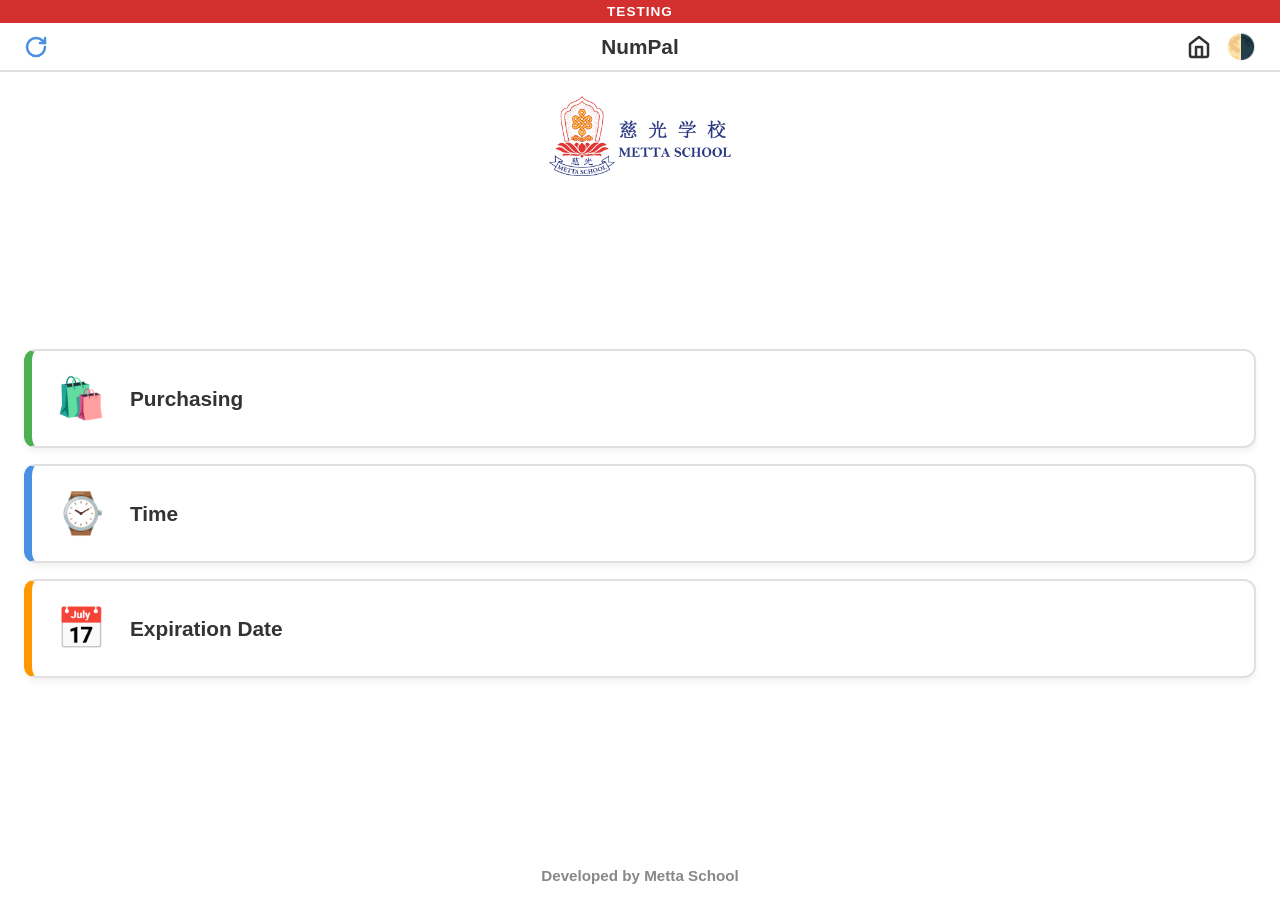
<file: index.html>
<!DOCTYPE html>
<html lang="en">
<head>
<meta charset="UTF-8">
<meta name="viewport" content="width=device-width, initial-scale=1.0, maximum-scale=1.0, user-scalable=no">
<title>NumPal</title>

<meta name="application-name" content="NumPal">
<meta name="apple-mobile-web-app-title" content="NumPal">
<meta name="apple-mobile-web-app-capable" content="yes">
<link rel="apple-touch-icon" href="assets/icon-192.png">

<link rel="manifest" href="manifest.json">
<link rel="stylesheet" href="frontend/css/styles.css">
</head>
<body id="landing-page">
<header class="top-bar">
    <button id="force-update-btn" aria-label="Force Update App" style="background:none; border:none; padding: 0; cursor: pointer; color: var(--primary-color); display: flex; align-items: center;">
        <svg class="update-icon" xmlns="http://www.w3.org/2000/svg" width="24" height="24" viewBox="0 0 24 24" fill="none" stroke="currentColor" stroke-width="2.5" stroke-linecap="round" stroke-linejoin="round">
            <path d="M21 12a9 9 0 1 1-9-9c2.52 0 4.93 1 6.74 2.74L21 8"></path>
            <path d="M21 3v5h-5"></path>
        </svg>
    </button>
    
    <h1>NumPal</h1>
    
    <div class="header-actions">
        <a href="index.html" class="header-icon-btn" aria-label="Home">
            <svg xmlns="http://www.w3.org/2000/svg" width="24" height="24" viewBox="0 0 24 24" fill="none" stroke="currentColor" stroke-width="2.5" stroke-linecap="round" stroke-linejoin="round"><path d="m3 9 9-7 9 7v11a2 2 0 0 1-2 2H5a2 2 0 0 1-2-2z"/><polyline points="9 22 9 12 15 12 15 22"/></svg>
        </a>
        <button id="theme-toggle" class="header-icon-btn" aria-label="Toggle Dark Mode" style="font-size:1.5rem;">🌗</button>
    </div>
</header>

<div style="width: 100%; box-sizing: border-box; display: flex; justify-content: center; align-items: center; padding: 1.5rem 1.5rem 0 1.5rem; flex-shrink: 0;">
    <img src="assets/Organisation_Logo.png" alt="Organisation Logo" style="max-height: 80px; width: auto; object-fit: contain;">
</div>

<main class="menu-container">
    <a href="frontend/pages/purchasing2.html" class="menu-card money-card">
        <span class="icon">🛍️</span>
        <h2>Purchasing</h2>
    </a>
    <a href="frontend/pages/time-menu.html" class="menu-card time-card">
        <span class="icon">⌚</span>
        <h2>Time</h2>
    </a>
    <a href="frontend/pages/expiry.html" class="menu-card other-card">
        <span class="icon">📅</span>
        <h2>Expiration Date</h2>
    </a>
</main>

<footer style="text-align: center; padding: 1rem; color: #888888; font-size: 0.95rem; font-weight: 600; flex-shrink: 0;">
    Developed by Metta School
</footer>

<!-- Core Scripts -->
<script src="frontend/js/core/config.js"></script>
<script src="frontend/js/core/app.js"></script>
<script src="frontend/js/utils/ui.js"></script>
</body>
</html>
</file>
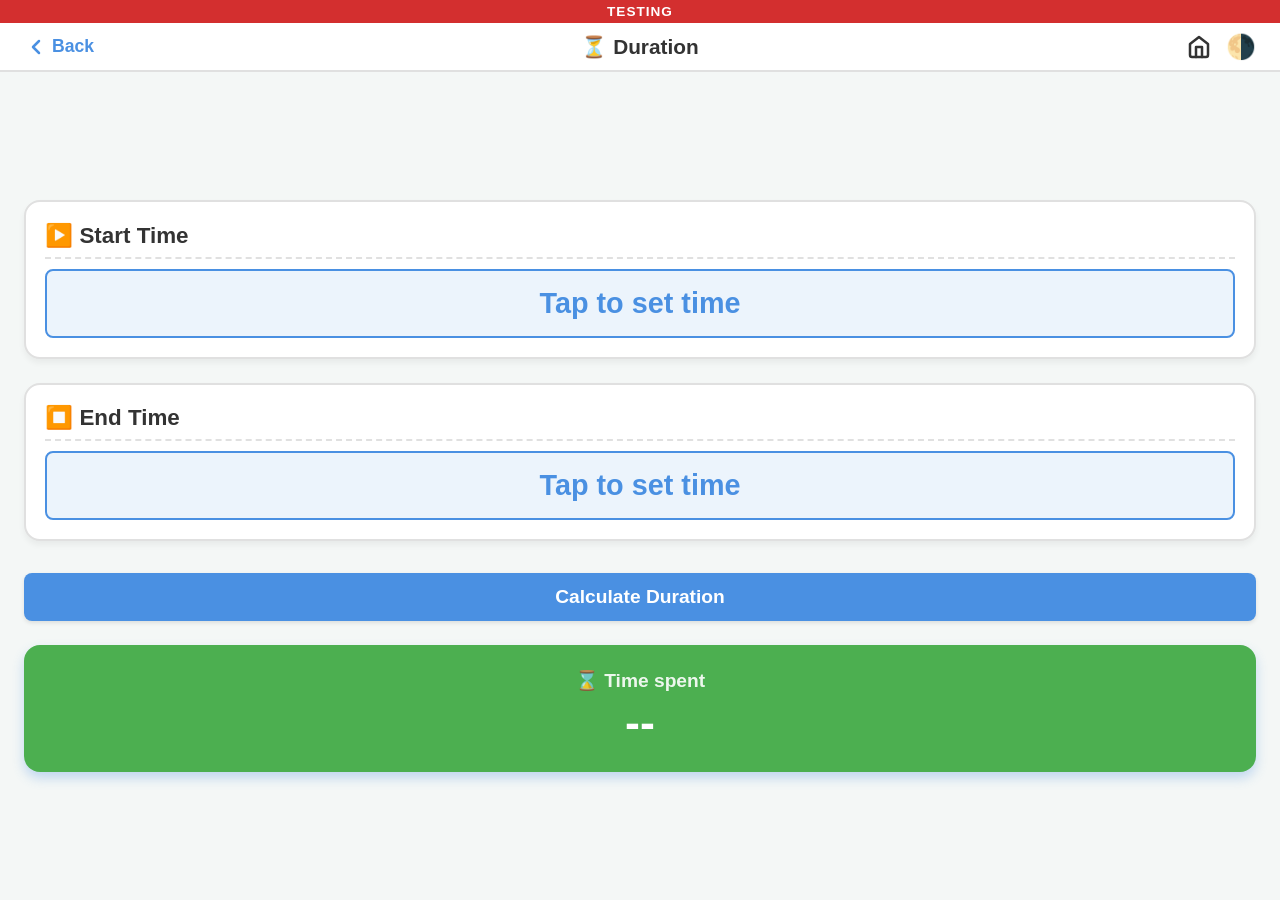
<file: frontend/pages/duration.html>
<!DOCTYPE html>
<html lang="en">
<head>
  <meta charset="UTF-8">
  <meta name="viewport" content="width=device-width, initial-scale=1.0, maximum-scale=1.0, user-scalable=no">
  <title>Duration | NumPal</title>
  <link rel="stylesheet" href="../css/styles.css">
</head>
<body>
  <header class="top-bar">
      <a href="time-menu.html" class="back-btn" aria-label="Go back">
          <svg xmlns="http://www.w3.org/2000/svg" width="24" height="24" viewBox="0 0 24 24" fill="none" stroke="currentColor" stroke-width="2.5" stroke-linecap="round" stroke-linejoin="round"><polyline points="15 18 9 12 15 6"></polyline></svg> Back
      </a>
      <h1>⏳ Duration</h1>
      <div class="header-actions">
          <a href="../../index.html" class="header-icon-btn" aria-label="Home">
              <svg xmlns="http://www.w3.org/2000/svg" width="24" height="24" viewBox="0 0 24 24" fill="none" stroke="currentColor" stroke-width="2.5" stroke-linecap="round" stroke-linejoin="round"><path d="m3 9 9-7 9 7v11a2 2 0 0 1-2 2H5a2 2 0 0 1-2-2z"/><polyline points="9 22 9 12 15 12 15 22"/></svg>
          </a>
          <button id="theme-toggle" class="header-icon-btn" style="font-size:1.5rem;">🌗</button>
      </div>
  </header>

  <main class="page-content">
      <div class="content-body time-content">
          
          <div style="display: flex; flex-direction: column; gap: 1.5rem;">
              <div class="time-card-box">
                  <h3 class="time-card-header">▶️ Start Time</h3>
                  <p id="start-time-display" class="time-card-display" onclick="openTimePicker('start')">Tap to set time</p>
              </div>

              <div class="time-card-box">
                  <h3 class="time-card-header">⏹️ End Time</h3>
                  <p id="end-time-display" class="time-card-display" onclick="openTimePicker('end')">Tap to set time</p>
              </div>
          </div>

          <div style="display: flex; flex-direction: column; gap: 1.5rem;">
              <button class="primary-btn" onclick="calculateDuration()" style="margin: 0 !important;">Calculate Duration</button>

              <div class="time-result-box" style="background-color: var(--success-color);">
                  <p style="margin: 0 0 5px 0; font-weight:bold; font-size:1.2rem; opacity: 0.9;">⌛ Time spent</p>
                  <h2 id="duration-result" style="color: #ffffff;">--</h2>
              </div>
          </div>

      </div>
  </main>

  <script src="../js/core/config.js"></script>
  <script src="../js/core/app.js"></script>
  <script src="../js/utils/ui.js"></script>
  <script src="../js/utils/rolodex.js"></script>
  <script src="../js/pages/duration.js"></script>
</body>
</html>
</file>
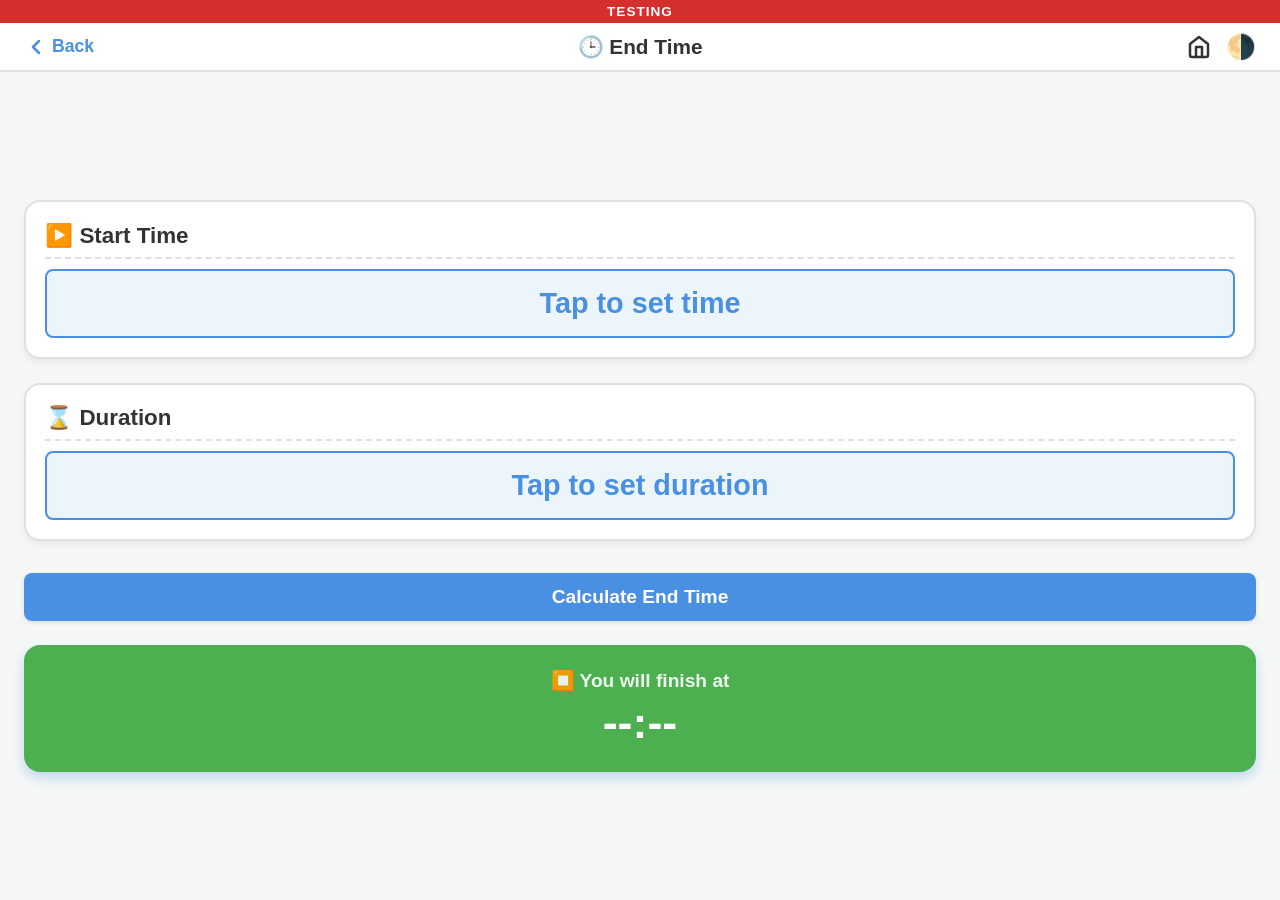
<file: frontend/pages/end-time.html>
<!DOCTYPE html>
<html lang="en">
<head>
  <meta charset="UTF-8">
  <meta name="viewport" content="width=device-width, initial-scale=1.0, maximum-scale=1.0, user-scalable=no">
  <title>End Time | NumPal</title>
  <link rel="stylesheet" href="../css/styles.css">
</head>
<body>
  <header class="top-bar">
      <a href="time-menu.html" class="back-btn" aria-label="Go back">
          <svg xmlns="http://www.w3.org/2000/svg" width="24" height="24" viewBox="0 0 24 24" fill="none" stroke="currentColor" stroke-width="2.5" stroke-linecap="round" stroke-linejoin="round"><polyline points="15 18 9 12 15 6"></polyline></svg> Back
      </a>
      <h1>🕒 End Time</h1>
      <div class="header-actions">
          <a href="../../index.html" class="header-icon-btn" aria-label="Home">
              <svg xmlns="http://www.w3.org/2000/svg" width="24" height="24" viewBox="0 0 24 24" fill="none" stroke="currentColor" stroke-width="2.5" stroke-linecap="round" stroke-linejoin="round"><path d="m3 9 9-7 9 7v11a2 2 0 0 1-2 2H5a2 2 0 0 1-2-2z"/><polyline points="9 22 9 12 15 12 15 22"/></svg>
          </a>
          <button id="theme-toggle" class="header-icon-btn" style="font-size:1.5rem;">🌗</button>
      </div>
  </header>

  <main class="page-content">
      <div class="content-body time-content">
          
          <div style="display: flex; flex-direction: column; gap: 1.5rem;">
              <div class="time-card-box">
                  <h3 class="time-card-header">▶️ Start Time</h3>
                  <p id="start-time-display" class="time-card-display" onclick="openTimePicker()">Tap to set time</p>
              </div>

              <div class="time-card-box">
                  <h3 class="time-card-header">⌛ Duration</h3>
                  <p id="duration-display" class="time-card-display" onclick="openDurationPicker()">Tap to set duration</p>
              </div>
          </div>

          <div style="display: flex; flex-direction: column; gap: 1.5rem;">
              <button class="primary-btn" onclick="calculateEndTime()" style="margin: 0 !important;">Calculate End Time</button>

              <div class="time-result-box" style="background-color: var(--success-color);">
                  <p style="margin: 0 0 5px 0; font-weight:bold; font-size:1.2rem; opacity:0.9;">⏹️ You will finish at</p>
                  <h2 id="end-time-result" style="color: #ffffff;">--:--</h2>
              </div>
          </div>
          
      </div>
  </main>

  <script src="../js/core/config.js"></script>
  <script src="../js/core/app.js"></script>
  <script src="../js/utils/ui.js"></script>
  <script src="../js/utils/rolodex.js"></script>
  <script src="../js/pages/end-time.js"></script>
</body>
</html>
</file>
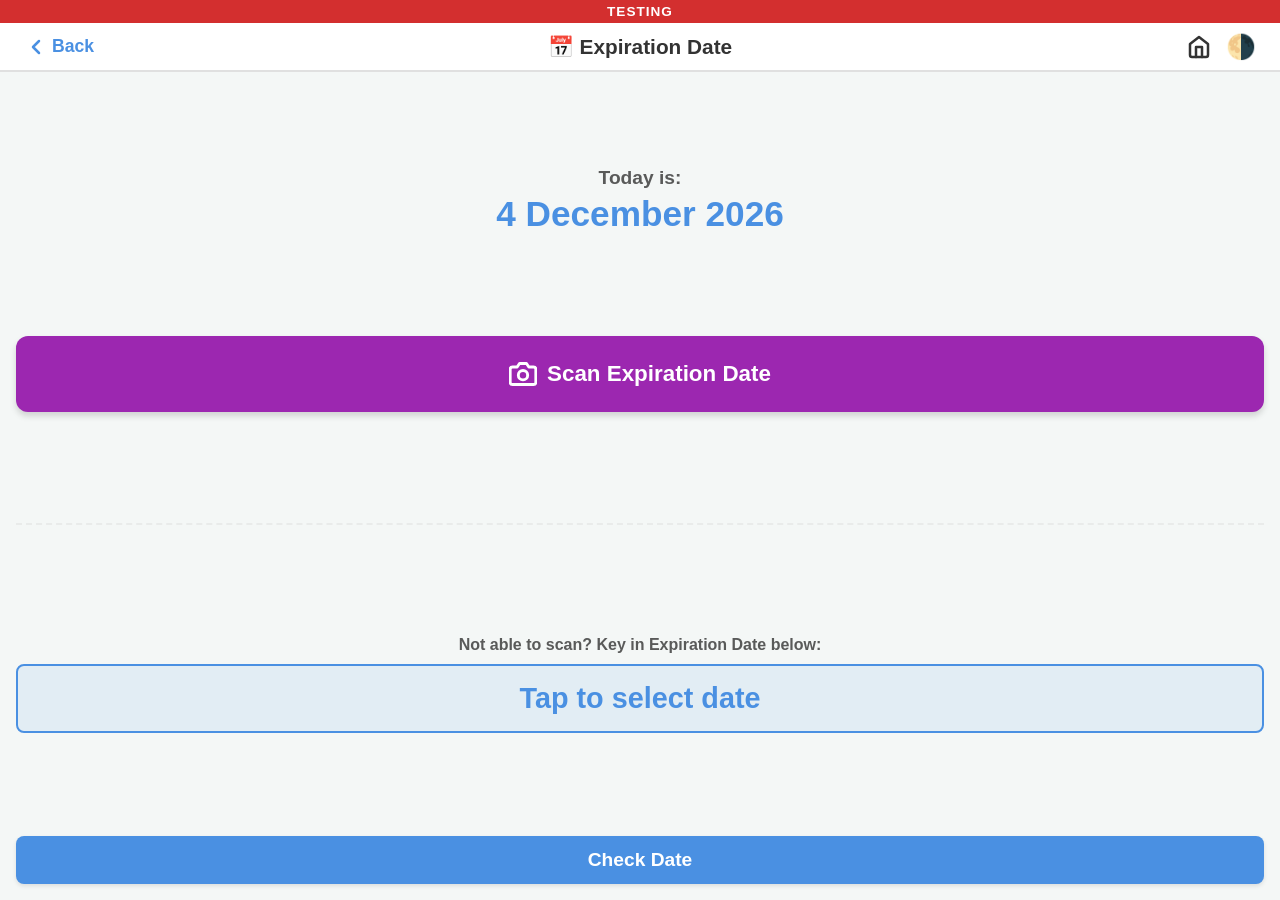
<file: frontend/pages/expiry.html>
<!DOCTYPE html>
<html lang="en">
<head>
  <meta charset="UTF-8">
  <meta name="viewport" content="width=device-width, initial-scale=1.0, maximum-scale=1.0, user-scalable=no">
  <title>Expiration | NumPal</title>
  <link rel="stylesheet" href="../css/styles.css">
</head>
<body>
  <header class="top-bar">
      <a href="../../index.html" class="back-btn" aria-label="Go back">
          <svg xmlns="http://www.w3.org/2000/svg" width="24" height="24" viewBox="0 0 24 24" fill="none" stroke="currentColor" stroke-width="2.5" stroke-linecap="round" stroke-linejoin="round"><polyline points="15 18 9 12 15 6"></polyline></svg> Back
      </a>
      <h1>📅 Expiration Date</h1>
      <div class="header-actions">
          <a href="../../index.html" class="header-icon-btn" aria-label="Home">
              <svg xmlns="http://www.w3.org/2000/svg" width="24" height="24" viewBox="0 0 24 24" fill="none" stroke="currentColor" stroke-width="2.5" stroke-linecap="round" stroke-linejoin="round"><path d="m3 9 9-7 9 7v11a2 2 0 0 1-2 2H5a2 2 0 0 1-2-2z"/><polyline points="9 22 9 12 15 12 15 22"/></svg>
          </a>
          <button id="theme-toggle" class="header-icon-btn" style="font-size:1.5rem;">🌗</button>
      </div>
  </header>

  <main class="page-content">
      <div class="content-body" style="gap: 1.5rem; justify-content: space-evenly;">
          
          <div style="text-align: center; flex-shrink: 0;">
              <p style="margin: 0; font-weight: bold; font-size: 1.2rem; opacity: 0.8;">Today is:</p>
              <h2 id="today-date-display" style="margin: 5px 0 0 0; font-size: 2.2rem; color: var(--primary-color);"></h2>
          </div>
          
          <label style="background-color: #9C27B0 !important; color: #ffffff !important; border-radius: 12px !important; padding: 1.5rem !important; display: flex !important; align-items: center !important; justify-content: center !important; gap: 10px !important; cursor: pointer !important; box-shadow: 0 4px 6px rgba(0,0,0,0.15) !important; flex-shrink: 0 !important; width: 100% !important; box-sizing: border-box !important;">
              <svg xmlns="http://www.w3.org/2000/svg" width="28" height="28" viewBox="0 0 24 24" fill="none" stroke="currentColor" stroke-width="2.5" stroke-linecap="round" stroke-linejoin="round"><path d="M23 19a2 2 0 0 1-2 2H3a2 2 0 0 1-2-2V8a2 2 0 0 1 2-2h4l2-3h6l2 3h4a2 2 0 0 1 2 2z"></path><circle cx="12" cy="13" r="4"></circle></svg>
              <span style="font-weight: bold !important; font-size: 1.4rem !important;">Scan Expiration Date</span>
              <input type="file" accept="image/*" capture="environment" id="camera-input" style="display:none;">
          </label>

          <hr style="border: 0; border-top: 2px dashed var(--card-border); width: 100%; opacity: 0.5;">

          <div style="text-align: center; flex-shrink: 0; width: 100%;">
              <p style="font-weight: bold; margin: 0 0 10px 0; opacity: 0.8; font-size: 1rem;">Not able to scan? Key in Expiration Date below:</p>
              <p id="manual-date-display" class="time-card-display" onclick="openDatePicker()" style="margin-bottom: 15px;">Tap to select date</p>
          </div>

      </div>

      <div class="step-footer">
          <button class="primary-btn" id="manual-check-btn">Check Date</button>
      </div>

  </main>

  <div id="processing-screen" class="processing-overlay" style="display: none;">
      <div class="processing-spinner">⏳</div>
      <h2 style="font-size: 2rem;">AI is checking...</h2>
  </div>

  <div id="obnoxious-good" class="obnoxious-overlay good" style="display: none;">
      <div class="giant-icon">✅</div>
      <h1>SAFE!</h1>
      <p>You can eat/use this.</p>
      <button class="obnoxious-btn" onclick="closeOverlay()">OKAY</button>
  </div>

  <div id="obnoxious-bad" class="obnoxious-overlay bad" style="display: none;">
      <div class="giant-icon">❌</div>
      <h1>EXPIRED!</h1>
      <p>DO NOT eat/use this!</p>
      <button class="obnoxious-btn" onclick="closeOverlay()">OKAY</button>
  </div>

  <div id="obnoxious-not-found" class="obnoxious-overlay" style="display: none; background-color: #FF9800; color: white;">
      <div class="giant-icon">❓</div>
      <h1 style="font-size: 3rem; margin-bottom: 0.5rem; text-transform: uppercase;">NOT FOUND</h1>
      <p style="font-size: 2.2rem; font-weight: bold; line-height: 1.2; margin: 0 0 3rem 0;">No Expiry Date found.<br>Take image again</p>
      <button class="obnoxious-btn" onclick="closeOverlay()">OKAY</button>
  </div>

  <script src="../js/core/config.js"></script>
  <script src="../js/core/app.js"></script>
  <script src="../js/utils/ui.js"></script>
  <script src="../js/utils/rolodex.js"></script>
  <script src="../js/pages/expiry.js"></script>
</body>
</html>
</file>
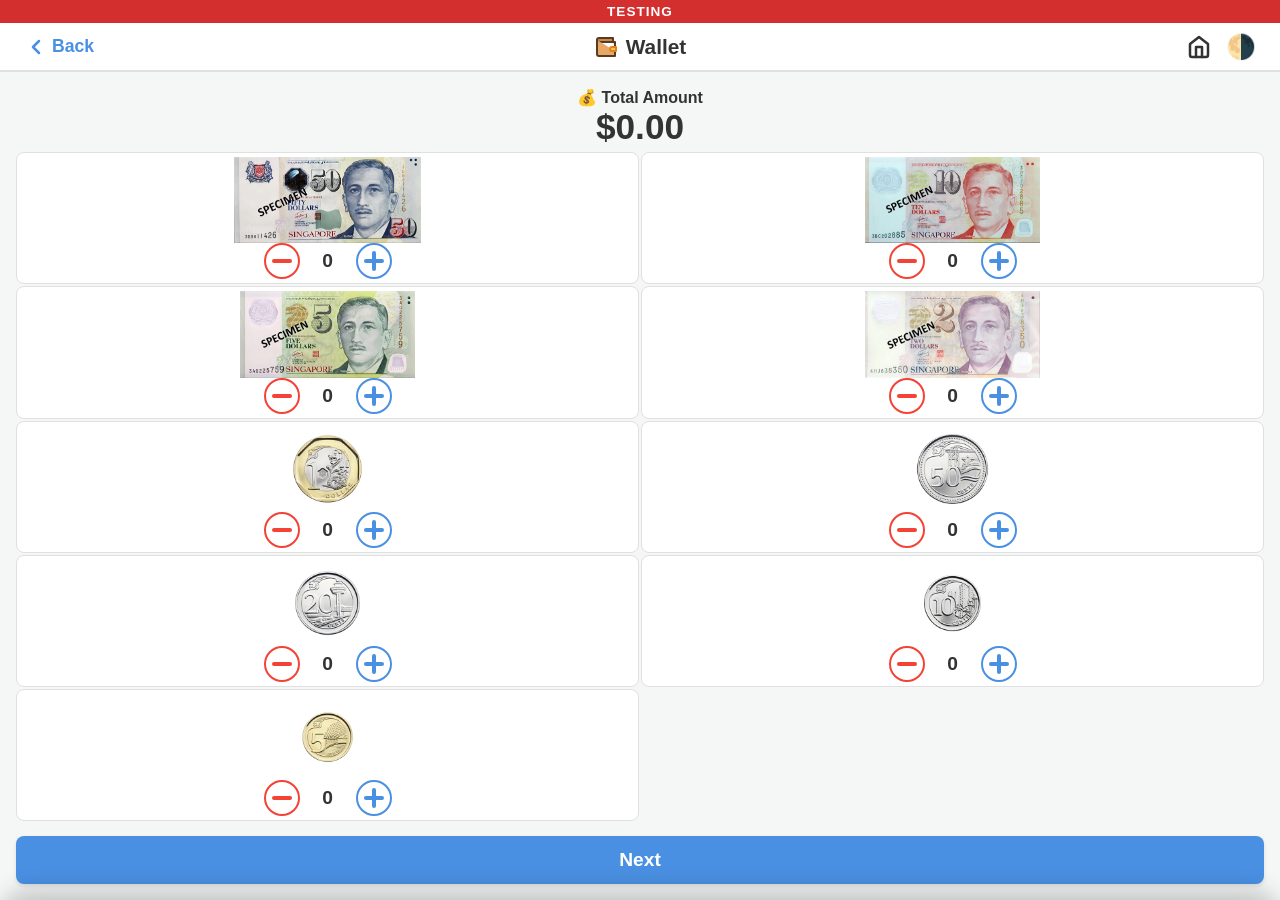
<file: frontend/pages/purchasing2.html>
<!DOCTYPE html>
<html lang="en">
<head>
  <meta charset="UTF-8">
  <meta name="viewport" content="width=device-width, initial-scale=1.0, maximum-scale=1.0, user-scalable=no">
  <title>Purchasing | NumPal</title>
  <link rel="stylesheet" href="../css/styles.css">
  <style>
      .status-banner {
          display: flex; align-items: center; justify-content: center; gap: 10px;
          padding: 8px; color: white !important; font-weight: bold; letter-spacing: 1px;
          text-transform: uppercase; transition: background-color 0.3s; flex-shrink: 0;
          width: 100%; box-sizing: border-box;
      }
      .status-banner.can-buy { background-color: #4CAF50 !important; }
      .status-banner.cannot-buy { background-color: #F44336 !important; }
      
      .p2-header-box {
          display: flex; justify-content: space-between; align-items: center; 
          padding: 0.4rem 0.8rem; border-bottom: 2px solid var(--card-border); 
          background-color: var(--card-bg); flex-shrink: 0; width: 100%; box-sizing: border-box;
      }
      .p2-cost-row {
          display: flex; align-items: center; justify-content: flex-start; gap: 15px;
          border-top: 3px solid var(--card-border); padding-top: 8px; margin-top: 0;
      }
      
      .check-money-header {
          display: flex; justify-content: space-between; align-items: center; 
          margin-bottom: 5px; padding: 0 5px; flex-shrink: 0;
      }
      .check-money-header > div { text-align: center; width: 48%; }
      .check-money-header p { margin: 0; font-weight: bold; font-size: 1rem; }
      .check-money-header h2 { margin: 0; font-size: 1.8rem; }
      .expected-change-col p, .expected-change-col h2 { color: var(--success-color); }
  </style>
</head>
<body>
  <header class="top-bar">
      <button class="back-btn" onclick="goBack()" aria-label="Go back">
          <svg xmlns="http://www.w3.org/2000/svg" width="24" height="24" viewBox="0 0 24 24" fill="none" stroke="currentColor" stroke-width="2.5" stroke-linecap="round" stroke-linejoin="round"><polyline points="15 18 9 12 15 6"></polyline></svg>
          Back
      </button>
      <h1 id="header-title" style="display:flex; align-items:center; justify-content:center; gap:8px;">
          <svg xmlns="http://www.w3.org/2000/svg" class="inline-icon" viewBox="0 0 24 24" fill="#E6A869" stroke="#5C3A21" stroke-width="2" stroke-linecap="round" stroke-linejoin="round"><path d="M21 12V7H5a2 2 0 0 1 0-4h14v4" fill="#C88A4A"/><path d="M3 5v14a2 2 0 0 0 2 2h16v-5" fill="#E6A869"/><path d="M18 12a2 2 0 0 0 0 4h4v-4Z" fill="#F4D03F" stroke="#E67E22"/></svg>
          Wallet
      </h1>
      <div class="header-actions">
          <a href="../../index.html" class="header-icon-btn" aria-label="Home">
              <svg xmlns="http://www.w3.org/2000/svg" width="24" height="24" viewBox="0 0 24 24" fill="none" stroke="currentColor" stroke-width="2.5" stroke-linecap="round" stroke-linejoin="round"><path d="m3 9 9-7 9 7v11a2 2 0 0 1-2 2H5a2 2 0 0 1-2-2z"/><polyline points="9 22 9 12 15 12 15 22"/></svg>
          </a>
          <button id="theme-toggle" class="header-icon-btn" style="font-size:1.5rem;">🌗</button>
      </div>
  </header>

  <main class="page-content">

      <!-- STEP 1: WALLET SETUP -->
      <div id="step-1" class="flow-step active">
          <div class="content-body" style="padding-bottom: 10px; gap: 5px;">
              <div style="text-align: center; flex-shrink: 0; margin-bottom: 0;">
                  <p style="margin: 0; font-weight: bold; font-size: 1rem; display:flex; align-items:center; justify-content:center; gap:6px;">💰 Total Amount</p>
                  <h1 style="margin: 0; font-size: 2.2rem;">$<span id="wallet-total">0.00</span></h1>
              </div>
              <div class="wallet-grid" id="wallet-grid-container" style="gap: 2px;"></div>
          </div>
          <div class="step-footer" style="padding-top: 5px;">
              <button class="primary-btn" id="btn-next-step" onclick="goToStep2()">Next</button>
          </div>
      </div>

      <!-- STEP 2: DYNAMIC LAYOUT -->
      <div id="step-2" class="flow-step">
          <div style="flex: none; display: flex; flex-direction: column;">
              <div id="status-banner" class="status-banner" style="display: none;"></div>
              <div id="p2-header-box-id" class="p2-header-box">
                  <div style="display: flex; align-items: center; gap: 6px;">
                      <span style="font-size: 1.1rem; font-weight: bold; opacity: 0.8; display:flex; align-items:center; gap: 4px;">
                          <svg xmlns="http://www.w3.org/2000/svg" class="inline-icon" viewBox="0 0 24 24" fill="#E6A869" stroke="#5C3A21" stroke-width="2" stroke-linecap="round" stroke-linejoin="round" style="width:16px;height:16px;"><path d="M21 12V7H5a2 2 0 0 1 0-4h14v4" fill="#C88A4A"/><path d="M3 5v14a2 2 0 0 0 2 2h16v-5" fill="#E6A869"/><path d="M18 12a2 2 0 0 0 0 4h4v-4Z" fill="#F4D03F" stroke="#E67E22"/></svg>
                          I have:
                      </span>
                      <span style="font-size: 1.6rem; font-weight: bold;">$<span id="step2-wallet-total">0.00</span></span>
                  </div>
                  <button class="primary-btn" style="width: auto; padding: 0.4rem 0.8rem; margin: 0 !important; font-size: 0.85rem; background-color: transparent; color: var(--primary-color); border: 2px solid var(--primary-color);" onclick="goToStep1()">VIEW WALLET</button>
              </div>
          </div>
          
          <div class="content-body" style="flex: 1 1 0%; padding: 5px 1rem 10px 1rem; display: flex; flex-direction: column; gap: 8px; overflow-y: auto;">
              <div style="flex: none; display: flex; flex-direction: column;">
                  <label style="margin-bottom: 6px; display: flex; align-items:center; gap: 6px; font-weight: bold; font-size: 1.1rem;">🛒 I want to buy (cost of items):</label>
                  
                  <div id="items-list" style="display: flex; flex-direction: column; gap: 6px;">
                      <div class="item-row" style="margin-bottom: 0;">
                          <div class="currency-wrapper">
                              <span class="currency-symbol">$</span>
                              <input type="number" class="large-input item-cost" placeholder="0.00" step="0.01" min="0" oninput="calculateTotalCost()">
                          </div>
                          <button class="remove-item-btn" onclick="removeItem(this)">
                              <svg xmlns="http://www.w3.org/2000/svg" width="20" height="20" viewBox="0 0 24 24" fill="none" stroke="currentColor" stroke-width="2" stroke-linecap="round" stroke-linejoin="round"><path d="M3 6h18"/><path d="M19 6v14c0 1-1 2-2 2H7c-1 0-2-1-2-2V6"/><path d="M8 6V4c0-1 1-2 2-2h4c1 0 2 1 2 2v2"/><line x1="10" x2="10" y1="11" y2="17"/><line x1="14" x2="14" y1="11" y2="17"/></svg>
                          </button>
                      </div>
                  </div>
                  
                  <button class="add-item-btn" onclick="addItem()" style="margin-top: 6px; padding: 0.4rem; flex: none;">⊕ ADD ITEM</button>
              </div>

              <div class="p2-cost-row" style="flex: none;">
                  <span style="font-weight: bold; font-size: 1.4rem; opacity: 0.8;">🛒 Total Cost</span>
                  <span style="font-size: 2.24rem; font-weight: bold;">$<span id="total-cost-display">0.00</span></span>
              </div>

              <div id="give-cashier-section" style="display: none; flex-direction: column; flex: none; border-top: 3px dashed var(--card-border); padding-top: 8px;">
                  <h3 style="color: var(--primary-color); font-size: 1.6rem; font-weight: 900; margin: 0 0 5px 0; display:flex; align-items:center; gap:6px;">
                      <svg xmlns="http://www.w3.org/2000/svg" class="inline-icon" viewBox="0 0 24 24" fill="#81D4FA" stroke="#1565C0" stroke-width="2" stroke-linecap="round" stroke-linejoin="round"><path d="M22 18H2v-4h20v4Z" fill="#42A5F5"/><path d="M18 14V6a2 2 0 0 0-2-2H8a2 2 0 0 0-2 2v8" fill="#BBDEFB"/><path d="M12 10h.01" stroke="#1565C0" stroke-width="3"/><path d="M8 10h.01" stroke="#1565C0" stroke-width="3"/><path d="M16 10h.01" stroke="#1565C0" stroke-width="3"/><rect x="10" y="2" width="4" height="4" fill="#FFF176" stroke="#F57F17"/></svg>
                      Give Cashier
                  </h3>
                  <div class="payment-graphics-container" id="give-cashier-graphics" style="background: rgba(74, 144, 226, 0.05); border: 2px solid rgba(74, 144, 226, 0.2); padding: 10px; border-radius: 8px; justify-content: flex-start; align-items: flex-start;">
                  </div>
              </div>

              <div id="step2-footer" style="display: none; justify-content: space-between; align-items: center; padding: 10px 1rem; background-color: var(--card-bg); border: 2px solid var(--card-border); border-radius: 8px; margin-top: 15px; flex: none;">
                  <div style="display: flex; flex-direction: column;">
                      <span style="font-weight: bold; font-size: 0.9rem;">💵 Change Amount:</span>
                      <span style="font-size: 1.6rem; font-weight: bold; color: var(--success-color);">$<span id="change-amount-display">0.00</span></span>
                  </div>
                  <button class="primary-btn" id="btn-check-money" style="width: auto; margin: 0 !important; background-color: var(--primary-color);" onclick="goToStep3()">CHECK CHANGE</button>
              </div>
              
          </div>
      </div>

      <!-- STEP 3: CHECK MONEY -->
      <div id="step-3" class="flow-step">
          <div class="content-body" style="padding-bottom: 10px; gap: 5px;">
              <div class="check-money-header">
                  <div class="expected-change-col">
                      <p>💵 Change Amount:</p>
                      <h2>$<span id="step3-expected-change">0.00</span></h2>
                  </div>
                  <div id="cashier-gave-box" style="padding: 5px; border-radius: 8px; transition: background-color 0.3s, color 0.3s;">
                      <p style="display:flex; align-items:center; justify-content:center; gap:6px; margin: 0; font-weight: bold; font-size: 1rem;">
                          <svg xmlns="http://www.w3.org/2000/svg" class="inline-icon" viewBox="0 0 24 24" fill="#81D4FA" stroke="#1565C0" stroke-width="2" stroke-linecap="round" stroke-linejoin="round" style="width:18px;height:18px;"><path d="M22 18H2v-4h20v4Z" fill="#42A5F5"/><path d="M18 14V6a2 2 0 0 0-2-2H8a2 2 0 0 0-2 2v8" fill="#BBDEFB"/><path d="M12 10h.01" stroke="#1565C0" stroke-width="3"/><path d="M8 10h.01" stroke="#1565C0" stroke-width="3"/><path d="M16 10h.01" stroke="#1565C0" stroke-width="3"/><rect x="10" y="2" width="4" height="4" fill="#FFF176" stroke="#F57F17"/></svg>
                          Cashier Gave
                      </p>
                      <h2>$<span id="change-total">0.00</span></h2>
                  </div>
              </div>
              <div class="wallet-grid" id="change-grid-container" style="gap: 2px;"></div>
          </div>
          <div class="step-footer" style="padding-top: 5px;">
              <button class="primary-btn" id="btn-check-change" onclick="checkChange()">CHECK CHANGE</button>
          </div>
      </div>

  </main>

  <div class="bottom-sheet-backdrop" id="sheet-backdrop"></div>
  <div class="bottom-sheet" id="result-sheet">
      <div id="sheet-content-correct" style="display:none; flex-direction: column; align-items: center;">
          <div class="giant-icon">✅</div>
          <h2>Correct Change!</h2>
          <p style="text-align: center; display: flex; flex-direction: column; gap: 8px; margin-top: 10px;">
              <strong style="font-size: 1.2rem; color: var(--text-color);">Say "Thank You"</strong>
              <strong style="font-size: 1.2rem; color: var(--text-color);">Take your item/s</strong>
          </p>
      </div>
      <div id="sheet-content-wrong" style="display:none; flex-direction: column; align-items: center;">
          <div class="giant-icon">❌</div>
          <h2>Wrong Change</h2>
          <p id="wrong-change-diff" style="font-weight: 900; color: var(--error-color); font-size: 1.4rem; margin: 0; text-align: center;"></p>
          <p style="text-align: center; display: flex; flex-direction: column; gap: 8px; margin-top: 10px;">
              Please inform the cashier
              <strong style="font-size: 1.2rem; color: var(--text-color);">Say "Sorry, wrong change"</strong>
          </p>
          <button onclick="playTTS()" style="background-color: #2196F3; color: white; border: none; border-radius: 8px; padding: 0.6rem 1rem; font-size: 1.1rem; font-weight: bold; margin-top: 10px; cursor: pointer; display: flex; align-items: center; justify-content: center; gap: 8px; box-shadow: 0 2px 4px rgba(0,0,0,0.1);">
              <svg xmlns="http://www.w3.org/2000/svg" width="20" height="20" viewBox="0 0 24 24" fill="none" stroke="currentColor" stroke-width="2.5" stroke-linecap="round" stroke-linejoin="round"><polygon points="11 5 6 9 2 9 2 15 6 15 11 19 11 5"></polygon><path d="M15.54 8.46a5 5 0 0 1 0 7.07"></path><path d="M19.07 4.93a10 10 0 0 1 0 14.14"></path></svg>
              Read Aloud
          </button>
      </div>
      <div class="sheet-btn-group" style="margin-top: 15px;">
          <button class="primary-btn" id="sheet-home-btn" onclick="window.location.href='../../index.html'" style="background-color: var(--primary-color); padding:0.8rem; margin:0; display:flex; align-items:center; justify-content:center; gap:8px;">
              <svg xmlns="http://www.w3.org/2000/svg" width="24" height="24" viewBox="0 0 24 24" fill="none" stroke="currentColor" stroke-width="2.5" stroke-linecap="round" stroke-linejoin="round"><path d="m3 9 9-7 9 7v11a2 2 0 0 1-2 2H5a2 2 0 0 1-2-2z"/><polyline points="9 22 9 12 15 12 15 22"/></svg>
              Main Menu
          </button>
          <button class="primary-btn" id="retry-btn" onclick="retryChange()" style="background-color: #9C27B0; color: #ffffff; border: none; padding:0.8rem; margin:0;">
              Check New Change
          </button>
      </div>
  </div>

  <script src="../js/core/config.js"></script>
  <script src="../js/core/app.js"></script>
  <script src="../js/utils/ui.js"></script>
  <script src="../js/pages/purchasing2.js"></script>
</body>
</html>
</file>
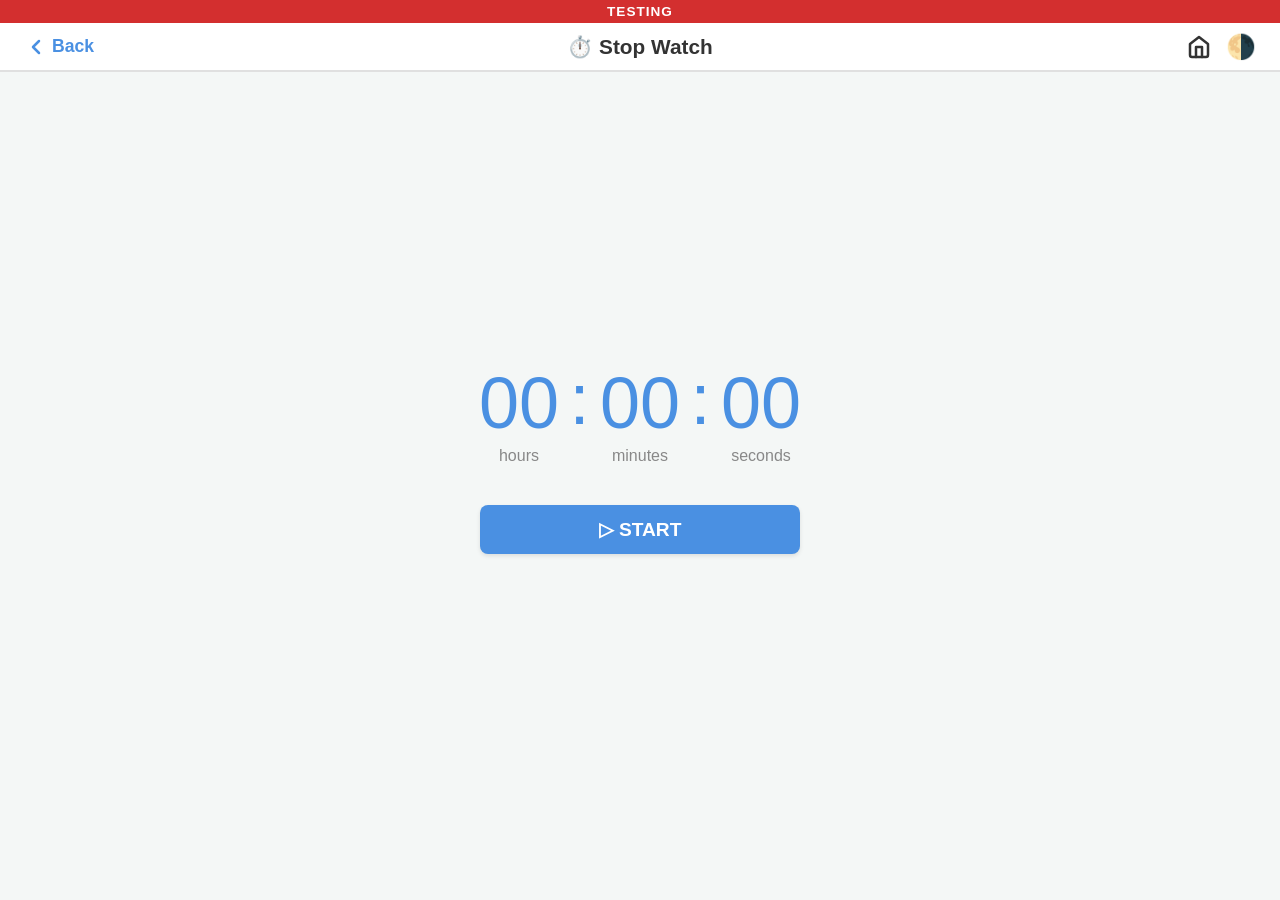
<file: frontend/pages/stopwatch.html>
<!DOCTYPE html>
<html lang="en">
<head>
  <meta charset="UTF-8">
  <meta name="viewport" content="width=device-width, initial-scale=1.0, maximum-scale=1.0, user-scalable=no">
  <title>Stop Watch | NumPal</title>
  <link rel="stylesheet" href="../css/styles.css">
  <style>
      .stopwatch-container {
          display: flex; flex-direction: column; align-items: center;
          justify-content: center; gap: 2.5rem; 
      }
      .time-display { display: flex; align-items: flex-start; justify-content: center; gap: 8px; }
      .time-segment { display: flex; flex-direction: column; align-items: center; width: 85px; }
      .digits { font-size: 4.5rem; color: var(--primary-color); font-weight: 300; line-height: 1; font-variant-numeric: tabular-nums; }
      .colon { color: var(--primary-color); font-size: 4.5rem; font-weight: 300; line-height: 1; transform: translateY(-4px); }
      .time-label { font-size: 1rem; color: #888; margin-top: 8px; font-weight: normal; }
      
      .controls-group { display: flex; flex-direction: column; gap: 15px; width: 100%; max-width: 320px; }
      .reset-btn { background-color: transparent; color: var(--text-color); border: 2px solid var(--card-border); border-radius: 8px; padding: 0.8rem 1rem; font-size: 1.2rem; font-weight: 600; cursor: pointer; width: 100%; box-sizing: border-box; text-align: center; visibility: hidden; }
  </style>
</head>
<body>
  <header class="top-bar">
      <a href="time-menu.html" class="back-btn" aria-label="Go back">
          <svg xmlns="http://www.w3.org/2000/svg" width="24" height="24" viewBox="0 0 24 24" fill="none" stroke="currentColor" stroke-width="2.5" stroke-linecap="round" stroke-linejoin="round"><polyline points="15 18 9 12 15 6"></polyline></svg> Back
      </a>
      <h1>⏱️ Stop Watch</h1>
      <div class="header-actions">
          <a href="../../index.html" class="header-icon-btn" aria-label="Home">
              <svg xmlns="http://www.w3.org/2000/svg" width="24" height="24" viewBox="0 0 24 24" fill="none" stroke="currentColor" stroke-width="2.5" stroke-linecap="round" stroke-linejoin="round"><path d="m3 9 9-7 9 7v11a2 2 0 0 1-2 2H5a2 2 0 0 1-2-2z"/><polyline points="9 22 9 12 15 12 15 22"/></svg>
          </a>
          <button id="theme-toggle" class="header-icon-btn" style="font-size:1.5rem;">🌗</button>
      </div>
  </header>

  <main class="page-content">
      <div class="content-body" style="justify-content: center;">
          <div class="stopwatch-container">
              <div class="time-display">
                  <div class="time-segment"><span id="sw-hours" class="digits">00</span><span class="time-label">hours</span></div>
                  <span class="colon">:</span>
                  <div class="time-segment"><span id="sw-minutes" class="digits">00</span><span class="time-label">minutes</span></div>
                  <span class="colon">:</span>
                  <div class="time-segment"><span id="sw-seconds" class="digits">00</span><span class="time-label">seconds</span></div>
              </div>
              <div class="controls-group">
                  <button class="primary-btn" id="start-stop-btn" style="margin: 0 !important;">▷ START</button>
                  <button class="reset-btn" id="reset-btn">↺ RESET</button>
              </div>
          </div>
      </div>
  </main>

  <script src="../js/core/config.js"></script>
  <script src="../js/core/app.js"></script>
  <script src="../js/utils/ui.js"></script>
  <script src="../js/pages/stopwatch.js"></script>
</body>
</html>
</file>
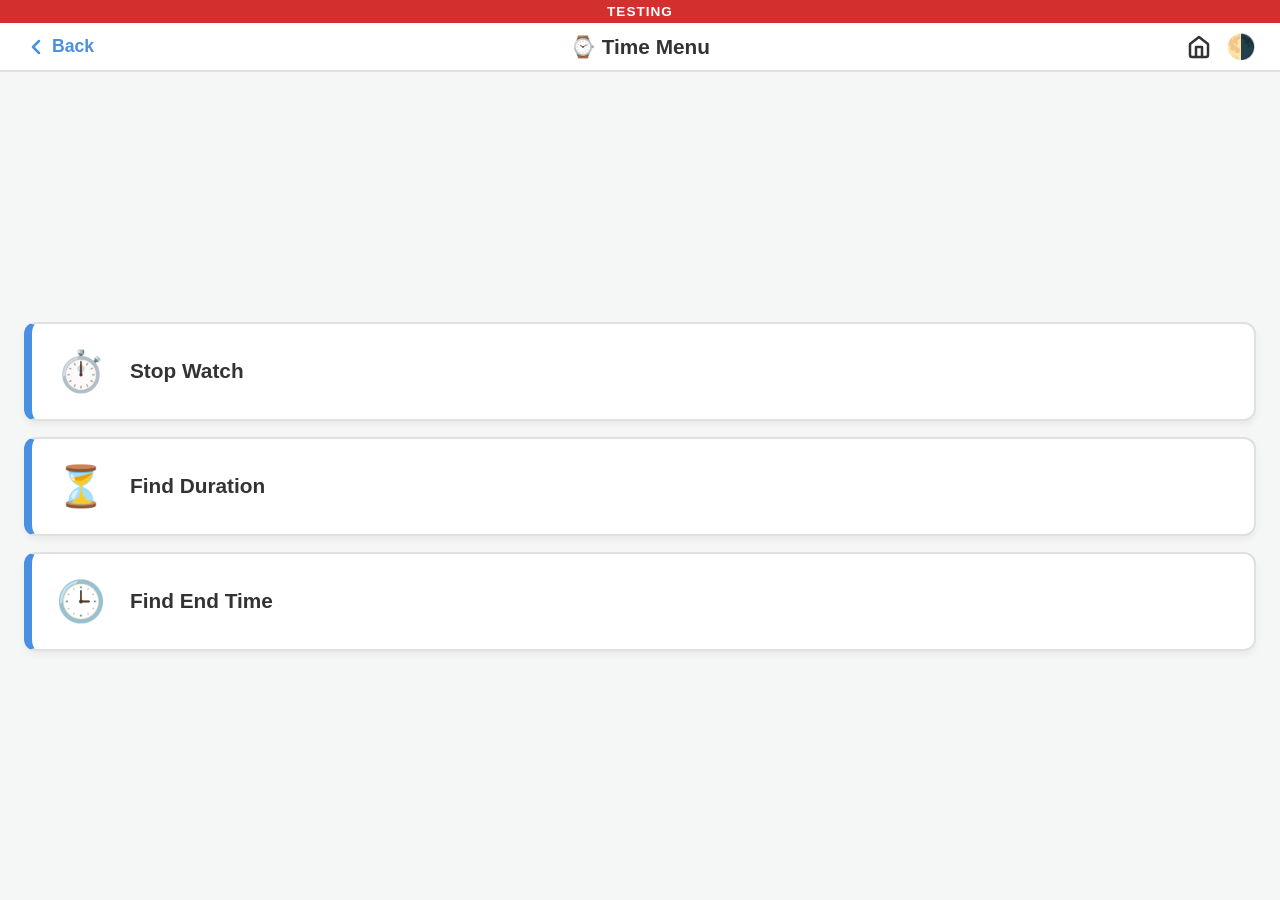
<file: frontend/pages/time-menu.html>
<!DOCTYPE html>
<html lang="en">
<head>
  <meta charset="UTF-8">
  <meta name="viewport" content="width=device-width, initial-scale=1.0, maximum-scale=1.0, user-scalable=no">
  <title>Time | NumPal</title>
  <link rel="stylesheet" href="../css/styles.css">
</head>
<body>
  <header class="top-bar">
      <a href="../../index.html" class="back-btn" aria-label="Go back">
          <svg xmlns="http://www.w3.org/2000/svg" width="24" height="24" viewBox="0 0 24 24" fill="none" stroke="currentColor" stroke-width="2.5" stroke-linecap="round" stroke-linejoin="round">
              <polyline points="15 18 9 12 15 6"></polyline>
          </svg>
          Back
      </a>
      <h1>⌚ Time Menu</h1>
      <div class="header-actions">
          <a href="../../index.html" class="header-icon-btn" aria-label="Home">
              <svg xmlns="http://www.w3.org/2000/svg" width="24" height="24" viewBox="0 0 24 24" fill="none" stroke="currentColor" stroke-width="2.5" stroke-linecap="round" stroke-linejoin="round"><path d="m3 9 9-7 9 7v11a2 2 0 0 1-2 2H5a2 2 0 0 1-2-2z"/><polyline points="9 22 9 12 15 12 15 22"/></svg>
          </a>
          <button id="theme-toggle" class="header-icon-btn" style="font-size:1.5rem;">🌗</button>
      </div>
  </header>

  <main class="menu-container">
      <a href="stopwatch.html" class="menu-card time-card">
          <span class="icon">⏱️</span>
          <h2>Stop Watch</h2>
      </a>
      <a href="duration.html" class="menu-card time-card">
          <span class="icon">⏳</span>
          <h2>Find Duration</h2>
      </a>
      <a href="end-time.html" class="menu-card time-card">
          <span class="icon">🕒</span>
          <h2>Find End Time</h2>
      </a>
  </main>

  <script src="../js/core/config.js"></script>
  <script src="../js/core/app.js"></script>
  <script src="../js/utils/ui.js"></script>
</body>
</html>
</file>
<file: frontend/css/styles.css>
/* CSS Variables for seamless Light/Dark Mode */
:root {
--bg-color: #f4f7f6;
--text-color: #333333;
--card-bg: #ffffff;
--card-border: #e0e0e0;
--primary-color: #4a90e2;
--success-color: #4CAF50; 
--error-color: #F44336;   
--time-block-bg: #E06666; 
--app-height: 100vh; 
}

[data-theme="dark"] {
--bg-color: #121212;
--text-color: #e0e0e0;
--card-bg: #1e1e1e;
--card-border: #333333;
--primary-color: #64b5f6;
--success-color: #81C784;
--error-color: #E57373;
--time-block-bg: #D32F2F;
}

/* Match landing page background to the Organisation Logo (typically white) in Light Mode */
html:not([data-theme="dark"]) #landing-page {
--bg-color: #ffffff;
}

/* Bulletproof Viewport Lock */
html, body {
margin: 0; padding: 0; width: 100vw; 
overflow: hidden; position: fixed; touch-action: none; 
}

body {
height: var(--app-height); 
background-color: var(--bg-color); color: var(--text-color);
font-family: 'Segoe UI', Roboto, Helvetica, Arial, sans-serif;
transition: background-color 0.3s, color 0.3s;
display: flex; flex-direction: column;
}

.top-bar {
display: flex; justify-content: space-between; align-items: center;
width: 100%; box-sizing: border-box;
padding: 0.6rem 1.5rem; background-color: var(--card-bg);
border-bottom: 2px solid var(--card-border); flex-shrink: 0; z-index: 10;
position: relative;
}
.top-bar h1 { 
margin: 0; font-size: 1.3rem; text-align: center; 
display: flex; justify-content: center; align-items: center; gap: 8px; 
position: absolute; left: 0; right: 0; 
white-space: nowrap; pointer-events: none;
}
.back-btn {
display: flex; align-items: center; gap: 0.25rem; text-decoration: none;
color: var(--primary-color); font-weight: 600; font-size: 1.1rem; white-space: nowrap; 
background: none; border: none; padding: 0; cursor: pointer; font-family: inherit;
}
.header-actions { display: flex; align-items: center; gap: 15px; }
.header-icon-btn {
background: none; border: none; padding: 0; cursor: pointer; 
color: var(--text-color); display: flex; align-items: center; justify-content: center;
}
.inline-icon { width: 24px; height: 24px; display: inline-block; vertical-align: bottom; }

/* --- ANIMATIONS & TOAST MESSAGES --- */
@keyframes spin { 100% { transform: rotate(360deg); } }
.spin { animation: spin 1s linear infinite; }
@keyframes popIn { 0% { transform: scale(0.8); opacity: 0; } 100% { transform: scale(1); opacity: 1; } }

.toast {
visibility: hidden; min-width: 250px; background-color: var(--success-color); color: #fff;
text-align: center; border-radius: 8px; padding: 16px; position: fixed; z-index: 10000;
left: 50%; bottom: max(30px, env(safe-area-inset-bottom, 20px)); transform: translateX(-50%) translateY(20px);
font-size: 1.1rem; font-weight: 600; box-shadow: 0 4px 6px rgba(0,0,0,0.2);
opacity: 0; transition: opacity 0.3s ease, transform 0.3s ease, visibility 0.3s;
}
.toast.show { visibility: visible; opacity: 1; transform: translateX(-50%) translateY(0); }

/* --- CONTENT CONTAINERS --- */
.menu-container, .page-content {
flex: 1 1 0%; min-height: 0; display: flex; flex-direction: column; position: relative;
}
.menu-container { gap: 1rem; padding: 1.5rem; overflow-y: auto; justify-content: center; }

.flow-step { 
display: none; position: absolute; top:0; left:0; width:100%; height: 100%;
flex-direction: column; box-sizing: border-box; overflow: hidden;
}
.flow-step.active { display: flex; animation: popIn 0.2s ease-out; }

.content-body {
flex: 1 1 0%; min-height: 0; display: flex; flex-direction: column; 
overflow-y: auto; scrollbar-width: none; padding: 1rem; padding-bottom: 0; 
-webkit-overflow-scrolling: touch; 
}
.content-body::-webkit-scrollbar { display: none; }

.step-footer {
flex-shrink: 0; padding: 10px 1rem; 
padding-bottom: max(1rem, env(safe-area-inset-bottom, 15px));
background-color: var(--bg-color); 
}

.menu-card, .action-btn {
display: flex; align-items: center; padding: 1.5rem; background-color: var(--card-bg);
border: 2px solid var(--card-border); border-radius: 12px; text-decoration: none;
color: var(--text-color); box-shadow: 0 4px 6px rgba(0,0,0,0.05); flex-shrink: 0;
}
.menu-card .icon { font-size: 2.5rem; margin-right: 1.5rem; }
.menu-card h2 { margin: 0; font-size: 1.3rem; }
.money-card { border-left: 8px solid var(--success-color); }
.time-card { border-left: 8px solid var(--primary-color); }
.other-card { border-left: 8px solid #FF9800; }

.input-group { margin-bottom: 0.8rem; display: flex; flex-direction: column; gap: 0.3rem; flex-shrink: 0; }
.input-group label { font-size: 1.1rem; font-weight: 600; display: flex; align-items: center; gap: 6px; }

.large-input {
font-size: 1.5rem; padding: 0.5rem; flex-grow: 1; border: 2px solid var(--card-border); 
border-radius: 8px; background-color: var(--card-bg); color: var(--text-color); width: 100%; box-sizing: border-box;
}

.summary-box {
flex: 1; border: 2px solid; border-radius: 8px; padding: 0.6rem; text-align: center;
transition: all 0.3s ease; box-sizing: border-box; display: flex; flex-direction: column; justify-content: center;
}
.summary-box p { margin: 0; font-size: 0.85rem; font-weight: bold; opacity: 0.9; }
.summary-box h2 { margin: 0; font-size: 1.5rem; }
.summary-box-safe { background-color: rgba(76, 175, 80, 0.15); border-color: var(--success-color); color: var(--success-color); }
.summary-box-danger { background-color: rgba(244, 67, 54, 0.15); border-color: var(--error-color); color: var(--error-color); }

.items-container { flex: 1 1 0%; min-height: 0; overflow-y: auto; display: flex; flex-direction: column; padding-right: 5px;}
.item-row { display: flex; gap: 8px; margin-bottom: 8px; align-items: center; flex-shrink: 0; }
.currency-wrapper { position: relative; flex-grow: 1; display: flex; align-items: center; }
.currency-symbol { position: absolute; left: 12px; font-size: 1.5rem; font-weight: bold; color: var(--text-color); pointer-events: none; }
.currency-wrapper .large-input { padding-left: 32px; margin: 0; }
.remove-item-btn { 
background: transparent; color: var(--error-color); border: 2px solid var(--error-color); 
border-radius: 8px; width: 44px; height: 44px; cursor: pointer; display: flex; 
justify-content: center; align-items: center; flex-shrink: 0; transition: background 0.2s;
}
.remove-item-btn:active { background: var(--error-color); color: white; }
.add-item-btn { 
background: transparent; border: 2px dashed var(--primary-color); color: var(--primary-color); 
padding: 0.6rem; border-radius: 8px; font-weight: bold; font-size: 1.1rem; cursor: pointer; 
width: 100%; flex-shrink: 0; margin-bottom: 10px; display: flex; justify-content: center; align-items: center; gap: 8px;
}

.time-picker-wrapper { position: relative; width: 100%; display: flex; align-items: center; }
.time-picker-display { cursor: pointer; }
.time-picker-native { position: absolute; top: 0; left: 0; width: 100%; height: 100%; opacity: 0; z-index: 2; cursor: pointer; -webkit-appearance: none; }

.primary-btn {
background-color: var(--primary-color); color: white; border: none; border-radius: 8px;
padding: 0.8rem 1rem; font-size: 1.2rem; font-weight: bold; width: 100%; box-sizing: border-box;
text-align: center; box-shadow: 0 2px 4px rgba(0,0,0,0.1); display: block; cursor: pointer; width: 100%;
flex-shrink: 0 !important; margin-top: auto !important; 
}
.primary-btn:disabled { background-color: #aaa; cursor: not-allowed; }

.time-block-container { display: flex; gap: 1rem; flex-shrink: 0; }
.time-block { flex: 1; display: flex; flex-direction: column; text-align: center; gap: 5px; }
.time-block label { font-size: 1rem; font-weight: bold; color: var(--text-color); }
.time-block input {
background-color: var(--time-block-bg); color: white; border: none; border-radius: 8px; 
padding: 0.8rem; font-size: 1.5rem; text-align: center; font-weight: bold; width: 100%; box-sizing: border-box;
}

.wallet-grid { 
display: grid; grid-template-columns: repeat(2, minmax(0, 1fr)); 
grid-template-rows: repeat(5, minmax(0, 1fr)); gap: 4px; flex: 1 1 0%; min-height: 0; height: 100%;
}
.wallet-item {
border: 1px solid var(--card-border); padding: 4px; display: flex; flex-direction: column; 
align-items: center; justify-content: space-evenly; background-color: var(--card-bg); 
min-height: 0; overflow: hidden; border-radius: 8px;
}
.wallet-controls { display: flex; align-items: center; justify-content: center; gap: 16px; width: 100%; flex-shrink: 0; }

.control-btn {
width: 36px; height: 36px; border-radius: 50%; border: 2px solid transparent; background: transparent; 
display: flex; align-items: center; justify-content: center; cursor: pointer; 
flex-shrink: 0; padding: 4px; 
margin: 0;
}
.control-btn svg { width: 100%; height: 100%; } 
.control-btn.minus { border-color: var(--error-color); color: var(--error-color); }
.control-btn.plus { border-color: var(--primary-color); color: var(--primary-color); }

.control-count { font-size: 1.2rem; font-weight: bold; width: 24px; text-align: center; color: var(--text-color); }

.currency-img { object-fit: contain; flex: 1 1 0%; min-height: 0; max-height: 100%; max-width: 90%; }
.currency-img.note { width: auto; height: auto; }
.currency-img.coin { width: auto; height: auto; }

.payment-graphics-container {
display: flex; flex-wrap: wrap; justify-content: center; align-items: center; align-content: center; gap: 8px; margin-top: 5px;
padding: 10px; background-color: rgba(0,0,0,0.03); border-radius: 8px; 
flex: 1 1 0%; min-height: 0; overflow-y: auto; -webkit-overflow-scrolling: touch;
}[data-theme="dark"] .payment-graphics-container { background-color: rgba(255,255,255,0.05); }

.payment-img { object-fit: contain; box-shadow: 0 3px 6px rgba(0,0,0,0.2); margin: 4px; }
.payment-img.note { width: 140px; height: auto; border-radius: 6px; }
.payment-img.coin { width: 70px; height: auto; border-radius: 50%; }

@media (max-height: 700px) {
.wallet-item { flex-direction: column !important; justify-content: space-evenly; gap: 2px; padding: 2px; }
.wallet-controls { margin-top: 0; width: 100%; gap: 8px; }
.control-btn { width: 32px; height: 32px; padding: 2px; }
.control-count { width: 18px; font-size: 1.1rem; }
.currency-img.note { width: auto; max-height: 35px; }
.currency-img.coin { width: auto; max-height: 35px; }

h1 { font-size: 1.5rem !important; }
h2 { font-size: 1.2rem !important; }
.primary-btn { padding: 0.6rem; font-size: 1.1rem; }
.payment-img.note { width: 100px; }
.payment-img.coin { width: 50px; }
}

.bottom-sheet-backdrop {
position: fixed; top: 0; left: 0; width: 100vw; height: 100vh; height: 100dvh;
background: rgba(0,0,0,0.6); z-index: 9999; display: none; opacity: 0; transition: opacity 0.3s;
}
.bottom-sheet {
position: fixed; bottom: 0; left: 0; width: 100%; height: 55vh; height: 55dvh;
background: var(--card-bg); border-top-left-radius: 30px; border-top-right-radius: 30px;
box-shadow: 0 -10px 25px rgba(0,0,0,0.2); z-index: 10000;
transform: translateY(100%); transition: transform 0.4s cubic-bezier(0.175, 0.885, 0.32, 1.275);
display: flex; flex-direction: column; align-items: center; justify-content: center;
padding: 1rem; box-sizing: border-box; text-align: center;
}
.bottom-sheet-backdrop.show { display: block; opacity: 1; }
.bottom-sheet.show { transform: translateY(0); }
.bottom-sheet .giant-icon { font-size: 5rem; line-height: 1; margin-bottom: 5px; }
.bottom-sheet h2 { font-size: 2.2rem; margin: 0 0 5px 0; }
.bottom-sheet p { font-size: 1.1rem; margin: 0 0 15px 0; color: var(--text-color); opacity: 0.8; display: flex; align-items: center; justify-content: center; gap: 8px;}
.bottom-sheet.correct h2 { color: var(--success-color); }
.bottom-sheet.wrong h2 { color: var(--error-color); }
.sheet-btn-group { display: flex; flex-direction: column; gap: 10px; width: 100%; max-width: 300px; }

.obnoxious-overlay {
position: fixed; top: 0; left: 0; width: 100vw; height: 100vh; height: 100dvh;
z-index: 999999; display: flex; flex-direction: column; justify-content: center;
align-items: center; text-align: center; padding: 1.5rem; box-sizing: border-box;
animation: popIn 0.3s cubic-bezier(0.175, 0.885, 0.32, 1.275) forwards;
}
.obnoxious-overlay.good { background-color: #4CAF50; color: white; }
.obnoxious-overlay.bad { background-color: #F44336; color: white; }
.obnoxious-overlay .giant-icon { font-size: 10rem; margin-bottom: 1rem; line-height: 1; }
.obnoxious-overlay h1 { font-size: 3.5rem; margin: 0 0 1rem 0; text-transform: uppercase; line-height: 1.1; }
.obnoxious-overlay p { font-size: 1.8rem; margin: 0 0 3rem 0; font-weight: bold; }
.obnoxious-btn {
background-color: rgba(255,255,255,0.3); border: 4px solid white; color: white;
font-size: 1.5rem; font-weight: bold; padding: 1.2rem 2rem; border-radius: 16px;
cursor: pointer; width: 100%; max-width: 350px; box-shadow: 0 8px 16px rgba(0,0,0,0.2);
}
.obnoxious-btn:active { transform: scale(0.95); }

.error-payment-section {
position: absolute; bottom: 0; left: 0; width: 100%; height: 50%;
background-color: #E57373; color: white; display: none; flex-direction: column; align-items: center; justify-content: center;
z-index: 100; border-top-left-radius: 24px; border-top-right-radius: 24px;
box-shadow: 0 -10px 25px rgba(0,0,0,0.2); animation: popIn 0.3s ease-out; text-align: center; padding: 1rem; box-sizing: border-box;
}

.processing-overlay {
position: fixed; top: 0; left: 0; width: 100vw; height: 100vh; height: 100dvh;
background: rgba(0,0,0,0.8); z-index: 999990; display: flex; flex-direction: column;
justify-content: center; align-items: center; color: white;
}
.processing-spinner { font-size: 5rem; animation: spin 1s linear infinite; margin-bottom: 20px; }

.time-content { justify-content: center; gap: 2rem; padding: 2rem 1.5rem; }
.time-card-box {
background: var(--card-bg); border: 2px solid var(--card-border);
border-radius: 16px; padding: 1.2rem; box-shadow: 0 4px 6px rgba(0,0,0,0.05);
display: flex; flex-direction: column; gap: 10px; flex-shrink: 0;
}
.time-card-header {
font-size: 1.4rem; font-weight: 800; color: var(--text-color);
display: flex; align-items: center; gap: 10px; padding-bottom: 0.5rem;
border-bottom: 2px dashed var(--card-border); margin: 0;
}

.time-card-display {
background: rgba(74, 144, 226, 0.1); color: var(--primary-color);
font-weight: 900; text-align: center; padding: 1rem;
border-radius: 8px; cursor: pointer; border: 2px solid var(--primary-color);
margin: 0; transition: transform 0.1s;
font-size: clamp(1rem, 4.5vw, 1.8rem); 
white-space: nowrap; overflow: hidden; text-overflow: ellipsis;
}
.time-card-display:active { transform: scale(0.98); }

.time-result-box {
background-color: var(--primary-color); color: white; padding: 1.5rem;
border-radius: 16px; text-align: center; box-shadow: 0 6px 12px rgba(74, 144, 226, 0.3); 
margin: 0; flex-shrink: 0; width: 100%; box-sizing: border-box;
}
.time-result-box h2 { margin: 0; white-space: nowrap; font-size: clamp(1.4rem, 5.5vw, 2.8rem) !important; }

/* Custom Rolodex Modal */
.rolodex-sheet { height: 320px; padding: 0; }
.rolodex-header {
display: flex; justify-content: space-between; align-items: center; width: 100%;
padding: 15px 20px; box-sizing: border-box; border-bottom: 1px solid var(--card-border);
font-size: 1.2rem; font-weight: bold; background: var(--card-bg);
border-top-left-radius: 30px; border-top-right-radius: 30px; z-index: 10; position: relative;
}
.rolodex-cancel { color: var(--error-color); cursor: pointer; }
.rolodex-title { color: var(--text-color); font-size: 1.3rem; }
.rolodex-save { color: var(--success-color); cursor: pointer; }

.rolodex-body { display: flex; width: 100%; height: 220px; position: relative; background: var(--bg-color); overflow: hidden; }

.rolodex-highlight {
position: absolute; top: 50%; left: 0; width: 100%; height: 44px; transform: translateY(-50%);
background: rgba(74, 144, 226, 0.15); border-top: 2px solid var(--primary-color); 
border-bottom: 2px solid var(--primary-color); pointer-events: none; z-index: 2;
}

.rolodex-col-wrapper { position: relative; display: flex; align-items: center; justify-content: center; height: 100%; }

.rolodex-col-wrapper:not(:last-child)::after {
content: ''; position: absolute; top: 15%; bottom: 15%; right: 0; width: 1px;
background-color: var(--card-border); z-index: 5;
}

.rolodex-col {
flex: 1; position: relative; z-index: 1; width: 100%; height: 100%;
touch-action: none; cursor: grab;
}
.rolodex-col:active { cursor: grabbing; }

.rolodex-col-inner {
padding: 88px 0; margin: 0; display: flex; flex-direction: column; width: 100%;
}

.rolodex-col.has-suffix .rolodex-item { padding-right: 50px; }

.rolodex-static-label {
position: absolute; top: 50%; transform: translateY(-50%); 
left: calc(50% + 5px); 
font-size: 1.1rem; font-weight: 800; color: var(--primary-color);
pointer-events: none; z-index: 3; text-align: left;
}

.rolodex-item {
height: 44px; display: flex; align-items: center; justify-content: center;
color: var(--text-color); opacity: 0.3; transition: opacity 0.2s ease, font-size 0.2s ease;
user-select: none; white-space: nowrap; font-size: 1.2rem; flex-shrink: 0;
}
.rolodex-item.active { 
opacity: 1; font-weight: 900; color: var(--primary-color); 
font-size: clamp(1.1rem, 4.5vw, 1.5rem); 
}
</file>
